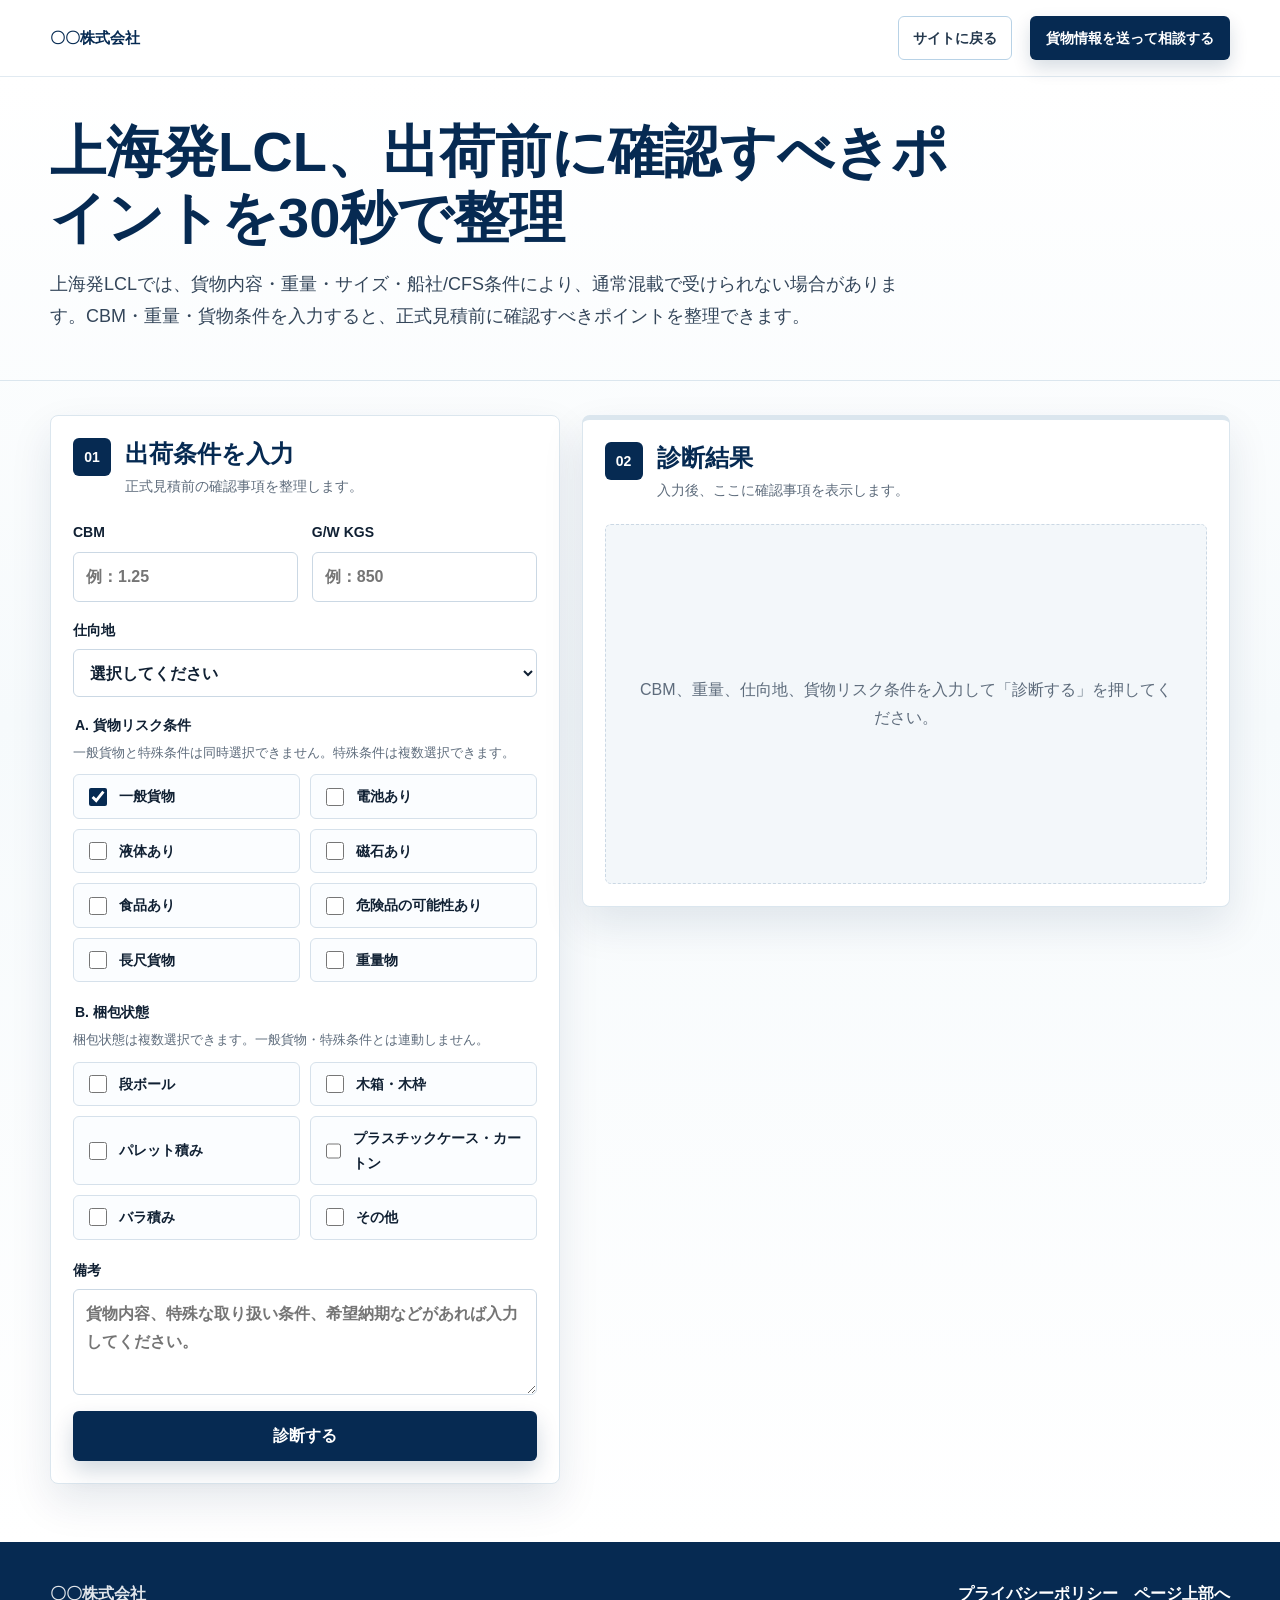
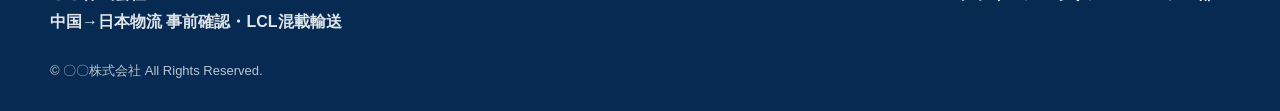
<file: lcl-check.html>
<!doctype html>
<html lang="ja">
  <head>
    <meta charset="utf-8">
    <meta name="viewport" content="width=device-width, initial-scale=1">
    <title>上海発LCL 初期診断ツール | 〇〇株式会社</title>
    <meta name="description" content="上海発LCLのCBM、重量、貨物条件を入力し、正式見積前に確認すべきポイントを整理する〇〇株式会社向け初期診断ツールです。">
    <link rel="stylesheet" href="lcl-check.css?v=20260609-7">
  </head>
  <body>
    <header class="lcl-template-site-header">
      <div class="lcl-template-container lcl-template-header-inner">
        <a class="lcl-template-brand" href="index.html" aria-label="〇〇株式会社 サイトトップへ">
          <span class="lcl-template-brand-company">〇〇株式会社</span>
        </a>
        <nav class="lcl-template-nav" aria-label="初期診断ツール ナビゲーション">
          <a class="lcl-template-nav-link" href="index.html">サイトに戻る</a>
          <a class="lcl-template-nav-cta" href="mailto:contact@example.com?subject=%E4%B8%AD%E5%9B%BD%E2%86%92%E6%97%A5%E6%9C%AC%E7%89%A9%E6%B5%81%E3%81%AE%E4%BA%8B%E5%89%8D%E7%A2%BA%E8%AA%8D%E4%BE%9D%E9%A0%BC&amp;body=%E4%BC%9A%E7%A4%BE%E5%90%8D%EF%BC%9A%0A%E3%81%94%E6%8B%85%E5%BD%93%E8%80%85%E5%90%8D%EF%BC%9A%0A%E8%B2%A8%E7%89%A9%E5%90%8D%EF%BC%9A%0A%E5%87%BA%E8%8D%B7%E5%9C%B0%EF%BC%9A%0A%E6%97%A5%E6%9C%AC%E5%81%B4%E4%BB%95%E5%90%91%E5%9C%B0%EF%BC%9A%0A%E5%B8%8C%E6%9C%9B%E8%BC%B8%E9%80%81%E5%BD%A2%E6%85%8B%EF%BC%9ALCL%20%2F%20FCL%20%2F%20%E6%9C%AA%E5%AE%9A%0A%E5%B8%8C%E6%9C%9B%E7%B4%8D%E6%9C%9F%EF%BC%9A%0A%E3%82%B5%E3%82%A4%E3%82%BA%E3%83%BB%E9%87%8D%E9%87%8F%E3%83%BBM3%EF%BC%9A%0A%E9%9B%BB%E6%B1%A0%E3%83%BB%E6%B6%B2%E4%BD%93%E3%83%BB%E7%B2%89%E6%9C%AB%E3%83%BB%E7%A3%81%E7%9F%B3%E3%83%BB%E5%8C%96%E5%AD%A6%E5%93%81%E3%81%AE%E6%9C%89%E7%84%A1%EF%BC%9A%0A%E6%B7%BB%E4%BB%98%E8%B3%87%E6%96%99%EF%BC%9AInvoice%20%2F%20Packing%20List%20%2F%20SDS%20%2F%20MSDS%20%2F%20UN38.3%20%2F%20%E5%95%86%E5%93%81%E5%86%99%E7%9C%9F%0A%E7%9B%B8%E8%AB%87%E5%86%85%E5%AE%B9%EF%BC%9A">貨物情報を送って相談する</a>
        </nav>
      </div>
    </header>

    <main class="lcl-template-page">
      <section class="lcl-template-hero" aria-labelledby="lcl-template-title">
        <div class="lcl-template-container">
          <div class="lcl-template-hero-copy">
            <h1 id="lcl-template-title">上海発LCL、出荷前に確認すべきポイントを30秒で整理</h1>
            <p>
              上海発LCLでは、貨物内容・重量・サイズ・船社/CFS条件により、通常混載で受けられない場合があります。CBM・重量・貨物条件を入力すると、正式見積前に確認すべきポイントを整理できます。
            </p>
          </div>
        </div>
      </section>

      <section class="lcl-template-tool" aria-label="上海発LCL 初期診断フォーム">
        <div class="lcl-template-container lcl-template-tool-grid">
          <form class="lcl-template-card lcl-template-form" id="lcl-template-form" novalidate>
            <div class="lcl-template-card-head">
              <span class="lcl-template-step">01</span>
              <div>
                <h2>出荷条件を入力</h2>
                <p>正式見積前の確認事項を整理します。</p>
              </div>
            </div>

            <div class="lcl-template-field-grid">
              <label class="lcl-template-field" for="lcl-template-cbm">
                <span>CBM</span>
                <input id="lcl-template-cbm" name="cbm" type="number" min="0" step="0.01" inputmode="decimal" placeholder="例：1.25" required>
              </label>

              <label class="lcl-template-field" for="lcl-template-weight">
                <span>G/W KGS</span>
                <input id="lcl-template-weight" name="weight" type="number" min="0" step="0.01" inputmode="decimal" placeholder="例：850" required>
              </label>
            </div>

            <label class="lcl-template-field" for="lcl-template-destination">
              <span>仕向地</span>
              <select id="lcl-template-destination" name="destination" required>
                <option value="">選択してください</option>
                <option value="tokyo">東京</option>
                <option value="nagoya">名古屋</option>
                <option value="osaka">大阪</option>
              </select>
            </label>

            <fieldset class="lcl-template-condition-group">
              <legend>A. 貨物リスク条件</legend>
              <p class="lcl-template-help">一般貨物と特殊条件は同時選択できません。特殊条件は複数選択できます。</p>
              <div class="lcl-template-check-grid">
                <label class="lcl-template-check">
                  <input type="checkbox" name="cargoRiskCondition" value="general" checked>
                  <span>一般貨物</span>
                </label>
                <label class="lcl-template-check">
                  <input type="checkbox" name="cargoRiskCondition" value="battery">
                  <span>電池あり</span>
                </label>
                <label class="lcl-template-check">
                  <input type="checkbox" name="cargoRiskCondition" value="liquid">
                  <span>液体あり</span>
                </label>
                <label class="lcl-template-check">
                  <input type="checkbox" name="cargoRiskCondition" value="magnet">
                  <span>磁石あり</span>
                </label>
                <label class="lcl-template-check">
                  <input type="checkbox" name="cargoRiskCondition" value="food">
                  <span>食品あり</span>
                </label>
                <label class="lcl-template-check">
                  <input type="checkbox" name="cargoRiskCondition" value="dangerous">
                  <span>危険品の可能性あり</span>
                </label>
                <label class="lcl-template-check">
                  <input type="checkbox" name="cargoRiskCondition" value="long">
                  <span>長尺貨物</span>
                </label>
                <label class="lcl-template-check">
                  <input type="checkbox" name="cargoRiskCondition" value="heavy">
                  <span>重量物</span>
                </label>
              </div>
            </fieldset>

            <fieldset class="lcl-template-condition-group">
              <legend>B. 梱包状態</legend>
              <p class="lcl-template-help">梱包状態は複数選択できます。一般貨物・特殊条件とは連動しません。</p>
              <div class="lcl-template-check-grid">
                <label class="lcl-template-check">
                  <input type="checkbox" name="packingCondition" value="carton">
                  <span>段ボール</span>
                </label>
                <label class="lcl-template-check">
                  <input type="checkbox" name="packingCondition" value="wooden">
                  <span>木箱・木枠</span>
                </label>
                <label class="lcl-template-check">
                  <input type="checkbox" name="packingCondition" value="pallet">
                  <span>パレット積み</span>
                </label>
                <label class="lcl-template-check">
                  <input type="checkbox" name="packingCondition" value="plastic">
                  <span>プラスチックケース・カートン</span>
                </label>
                <label class="lcl-template-check">
                  <input type="checkbox" name="packingCondition" value="loose">
                  <span>バラ積み</span>
                </label>
                <label class="lcl-template-check">
                  <input type="checkbox" name="packingCondition" value="other">
                  <span>その他</span>
                </label>
              </div>
            </fieldset>

            <label class="lcl-template-field" for="lcl-template-remarks">
              <span>備考</span>
              <textarea id="lcl-template-remarks" name="remarks" rows="3" placeholder="貨物内容、特殊な取り扱い条件、希望納期などがあれば入力してください。"></textarea>
            </label>

            <div class="lcl-template-error" id="lcl-template-error" role="alert" hidden></div>

            <button class="lcl-template-button lcl-template-button-primary" type="submit">診断する</button>
          </form>

          <section class="lcl-template-card lcl-template-result-card lcl-template-result-neutral" id="lcl-template-result" aria-live="polite">
            <div class="lcl-template-card-head">
              <span class="lcl-template-step">02</span>
              <div>
                <h2>診断結果</h2>
                <p>入力後、ここに確認事項を表示します。</p>
              </div>
            </div>

            <div class="lcl-template-empty" id="lcl-template-empty">
              <p>CBM、重量、仕向地、貨物リスク条件を入力して「診断する」を押してください。</p>
            </div>

            <div class="lcl-template-result-body" id="lcl-template-result-body" hidden>
              <div class="lcl-template-status-grid" aria-label="診断ステータス概要">
                <div>
                  <span>リスクレベル</span>
                  <strong id="lcl-template-risk-level">-</strong>
                </div>
                <div>
                  <span>日本側費用目安</span>
                  <strong id="lcl-template-japan-cost">-</strong>
                </div>
                <div>
                  <span>診断ステータス</span>
                  <strong id="lcl-template-diagnosis-status">-</strong>
                </div>
              </div>

              <div class="lcl-template-summary-grid">
                <div>
                  <span>仕向地</span>
                  <strong id="lcl-template-result-destination">-</strong>
                </div>
                <div>
                  <span>入力CBM</span>
                  <strong id="lcl-template-result-cbm">-</strong>
                </div>
                <div>
                  <span>入力重量</span>
                  <strong id="lcl-template-result-weight">-</strong>
                </div>
                <div>
                  <span>課金RT目安</span>
                  <strong id="lcl-template-result-rt">-</strong>
                </div>
              </div>

              <p class="lcl-template-rt-note">課金RTは目安です。実際の課金基準は船社・CFS・貨物形状・重量条件により異なります。</p>

              <div class="lcl-template-estimate-box" id="lcl-template-japan-cost-box">
                <h3>日本側費用目安</h3>
                <p class="lcl-template-estimate-main" id="lcl-template-japan-cost-main">-</p>
                <p class="lcl-template-estimate-note" id="lcl-template-japan-cost-note">-</p>
              </div>

              <div class="lcl-template-result-section">
                <h3>初期診断結果</h3>
                <ul class="lcl-template-result-list" id="lcl-template-diagnosis-list"></ul>
              </div>

              <div class="lcl-template-result-section">
                <h3>仕向地別確認ポイント</h3>
                <ul class="lcl-template-required-list" id="lcl-template-destination-note"></ul>
              </div>

              <div class="lcl-template-result-section">
                <h3>正式見積に必要な情報</h3>
                <ul class="lcl-template-required-list" id="lcl-template-required-list"></ul>
              </div>

              <div class="lcl-template-result-section">
                <h3>注意事項</h3>
                <ul class="lcl-template-caution-list" id="lcl-template-caution-list"></ul>
              </div>

              <a class="lcl-template-button lcl-template-button-mail" id="lcl-template-mail-button" href="#" aria-disabled="true">正式見積を依頼する</a>
            </div>
          </section>
        </div>
      </section>
    </main>

    <footer class="lcl-template-footer">
      <div class="lcl-template-container lcl-template-footer-inner">
        <div>
          <p class="lcl-template-footer-brand">〇〇株式会社</p>
          <p>中国→日本物流 事前確認・LCL混載輸送</p>
        </div>
        <div class="lcl-template-footer-links">
          <a href="privacy.html">プライバシーポリシー</a>
          <a href="#lcl-template-title">ページ上部へ</a>
        </div>
      </div>
      <p class="lcl-template-copyright">© 〇〇株式会社 All Rights Reserved.</p>
    </footer>

    <script src="lcl-check.js?v=20260609-6"></script>
  </body>
</html>
</file>
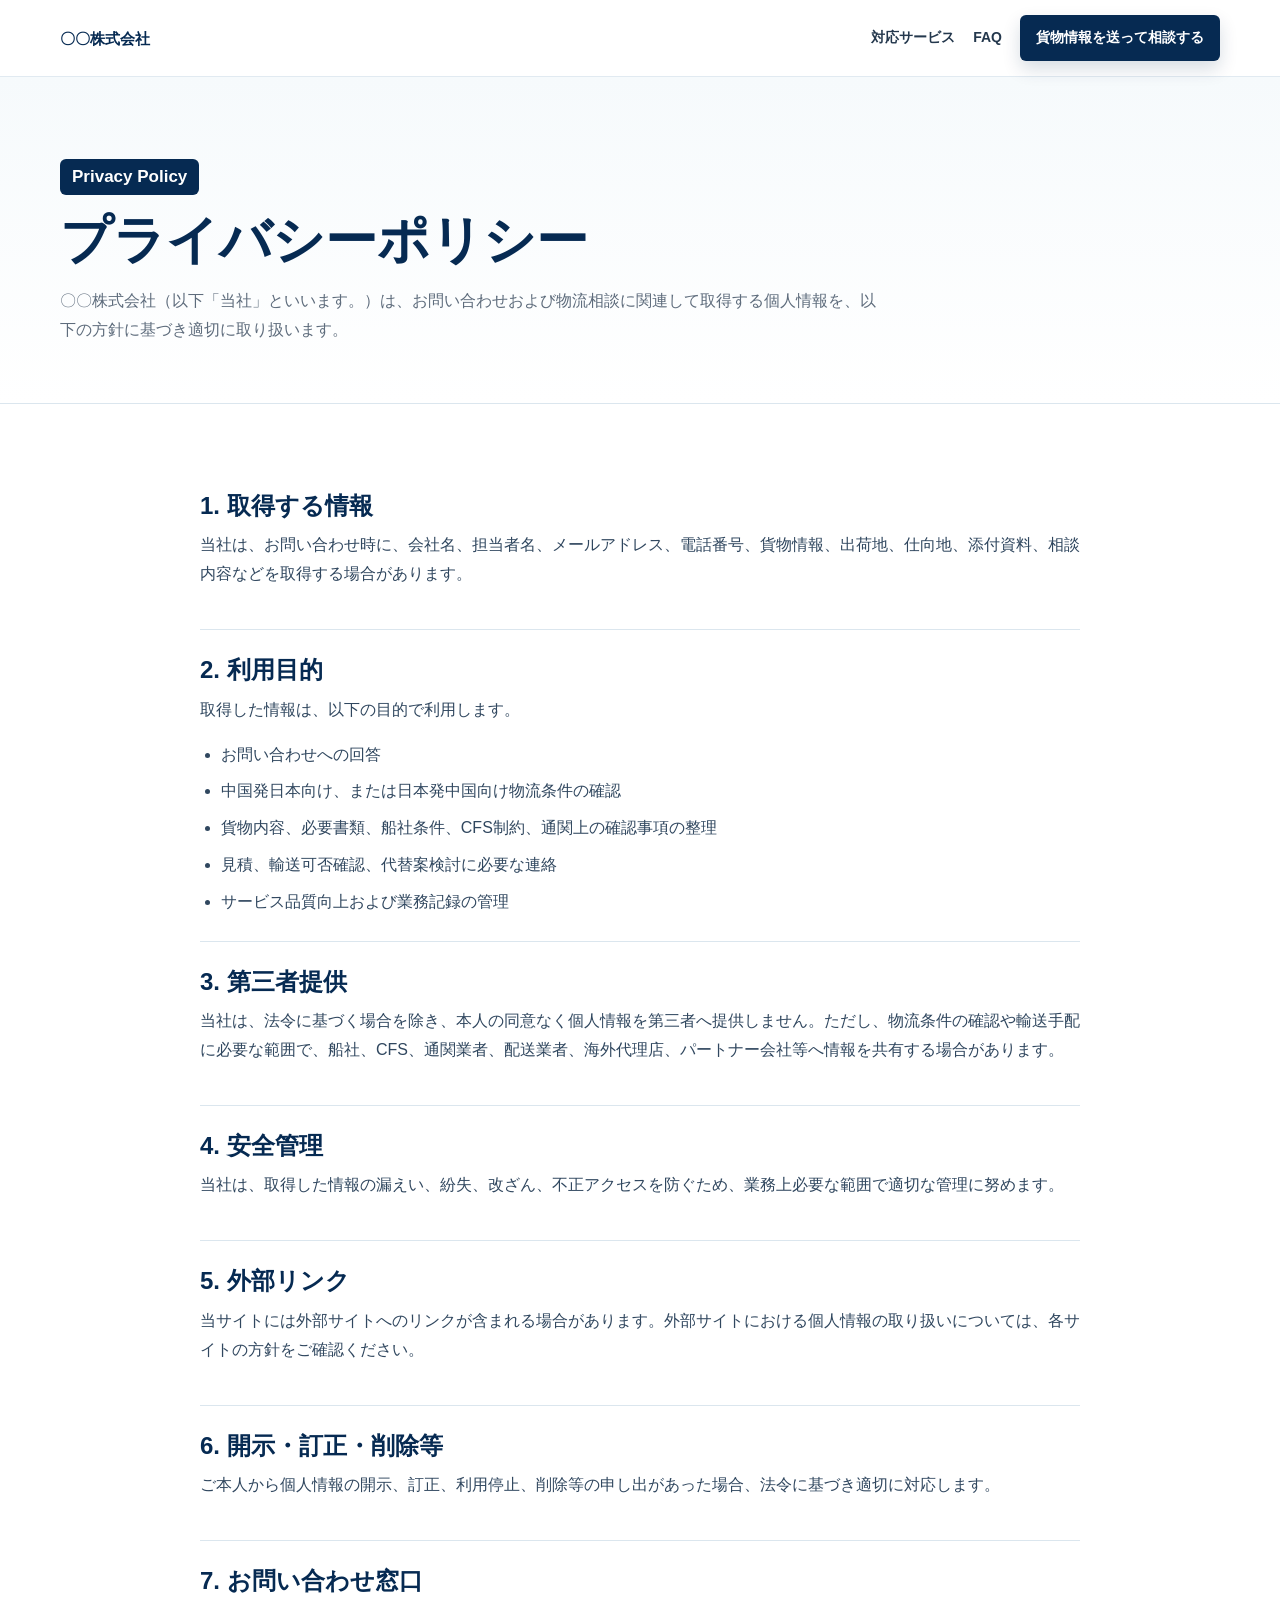
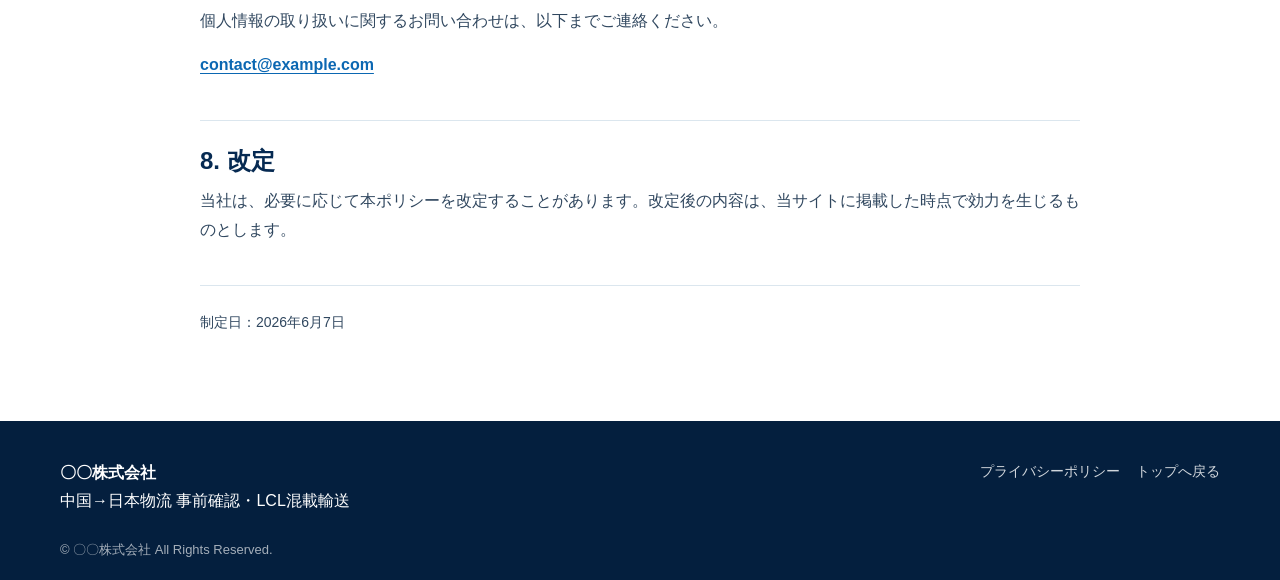
<file: privacy.html>
<!doctype html>
<html lang="ja">
  <head>
    <meta charset="utf-8">
    <meta name="viewport" content="width=device-width, initial-scale=1">
    <title>プライバシーポリシー｜〇〇株式会社</title>
    <meta name="description" content="〇〇株式会社のプライバシーポリシーです。お問い合わせ時に取得する個人情報の利用目的、管理、第三者提供、お問い合わせ窓口について記載しています。">
    <meta name="robots" content="index,follow">
    <meta name="theme-color" content="#062a52">
    <link rel="canonical" href="https://daisukeyamashiro-wq.github.io/shanghai-lcl-demo/privacy.html">
    <link rel="stylesheet" href="styles.css">
  </head>
  <body>
    <a class="skip-link" href="#main">本文へ移動</a>

    <header class="site-header" data-header>
      <div class="header-inner">
        <a class="brand" href="index.html#top" aria-label="〇〇株式会社 トップへ">
          <span class="brand-company">〇〇株式会社</span>
        </a>
        <nav class="site-nav site-nav-simple" aria-label="主要ナビゲーション">
          <a href="index.html#services">対応サービス</a>
          <a href="index.html#faq">FAQ</a>
          <a class="nav-cta" href="mailto:contact@example.com?subject=%E4%B8%AD%E5%9B%BD%E2%86%92%E6%97%A5%E6%9C%AC%E7%89%A9%E6%B5%81%E3%81%AE%E4%BA%8B%E5%89%8D%E7%A2%BA%E8%AA%8D%E4%BE%9D%E9%A0%BC" data-contact-link>貨物情報を送って相談する</a>
        </nav>
      </div>
    </header>

    <main id="main">
      <section class="policy-hero">
        <div class="container">
          <p class="section-label">Privacy Policy</p>
          <h1>プライバシーポリシー</h1>
          <p>〇〇株式会社（以下「当社」といいます。）は、お問い合わせおよび物流相談に関連して取得する個人情報を、以下の方針に基づき適切に取り扱います。</p>
        </div>
      </section>

      <section class="section">
        <div class="container policy-content">
          <article>
            <h2>1. 取得する情報</h2>
            <p>当社は、お問い合わせ時に、会社名、担当者名、メールアドレス、電話番号、貨物情報、出荷地、仕向地、添付資料、相談内容などを取得する場合があります。</p>
          </article>

          <article>
            <h2>2. 利用目的</h2>
            <p>取得した情報は、以下の目的で利用します。</p>
            <ul>
              <li>お問い合わせへの回答</li>
              <li>中国発日本向け、または日本発中国向け物流条件の確認</li>
              <li>貨物内容、必要書類、船社条件、CFS制約、通関上の確認事項の整理</li>
              <li>見積、輸送可否確認、代替案検討に必要な連絡</li>
              <li>サービス品質向上および業務記録の管理</li>
            </ul>
          </article>

          <article>
            <h2>3. 第三者提供</h2>
            <p>当社は、法令に基づく場合を除き、本人の同意なく個人情報を第三者へ提供しません。ただし、物流条件の確認や輸送手配に必要な範囲で、船社、CFS、通関業者、配送業者、海外代理店、パートナー会社等へ情報を共有する場合があります。</p>
          </article>

          <article>
            <h2>4. 安全管理</h2>
            <p>当社は、取得した情報の漏えい、紛失、改ざん、不正アクセスを防ぐため、業務上必要な範囲で適切な管理に努めます。</p>
          </article>

          <article>
            <h2>5. 外部リンク</h2>
            <p>当サイトには外部サイトへのリンクが含まれる場合があります。外部サイトにおける個人情報の取り扱いについては、各サイトの方針をご確認ください。</p>
          </article>

          <article>
            <h2>6. 開示・訂正・削除等</h2>
            <p>ご本人から個人情報の開示、訂正、利用停止、削除等の申し出があった場合、法令に基づき適切に対応します。</p>
          </article>

          <article>
            <h2>7. お問い合わせ窓口</h2>
            <p>個人情報の取り扱いに関するお問い合わせは、以下までご連絡ください。</p>
            <p><a href="mailto:contact@example.com" data-contact-link>contact@example.com</a></p>
          </article>

          <article>
            <h2>8. 改定</h2>
            <p>当社は、必要に応じて本ポリシーを改定することがあります。改定後の内容は、当サイトに掲載した時点で効力を生じるものとします。</p>
          </article>

          <p class="policy-date">制定日：2026年6月7日</p>
        </div>
      </section>
    </main>

    <footer class="site-footer">
      <div class="container footer-inner">
        <div>
          <p class="footer-brand">〇〇株式会社</p>
          <p>中国→日本物流 事前確認・LCL混載輸送</p>
        </div>
        <div class="footer-links">
          <a href="privacy.html">プライバシーポリシー</a>
          <a href="index.html#top">トップへ戻る</a>
        </div>
      </div>
      <p class="copyright">© 〇〇株式会社 All Rights Reserved.</p>
    </footer>

    <div class="contact-toast" data-contact-toast role="status" aria-live="polite" aria-hidden="true">
      <span data-contact-toast-message>メールアプリが開かない場合は contact@example.com 宛てに直接ご連絡ください。</span>
      <button type="button" data-copy-email>コピー</button>
    </div>

    <script src="script.js"></script>
  </body>
</html>
</file>
<file: lcl-check.css>
:root {
  --lcl-template-navy: #062a52;
  --lcl-template-navy-2: #0a3b70;
  --lcl-template-blue: #0b67b2;
  --lcl-template-green-bg: #edf8f1;
  --lcl-template-green-line: #94cfa8;
  --lcl-template-green-text: #155c36;
  --lcl-template-ink: #102033;
  --lcl-template-muted: #5e6c7c;
  --lcl-template-line: #dbe6ee;
  --lcl-template-soft: #f3f7fa;
  --lcl-template-soft-blue: #eaf5fb;
  --lcl-template-warning-bg: #fff7df;
  --lcl-template-warning-line: #f2c766;
  --lcl-template-warning-text: #7a4a00;
  --lcl-template-danger-bg: #fff1f1;
  --lcl-template-danger-line: #e89999;
  --lcl-template-danger-text: #8b1e1e;
  --lcl-template-white: #ffffff;
  --lcl-template-shadow: 0 18px 42px rgba(9, 42, 82, 0.1);
  --lcl-template-radius: 8px;
}

* {
  box-sizing: border-box;
}

body {
  margin: 0;
  color: var(--lcl-template-ink);
  font-family: -apple-system, BlinkMacSystemFont, "Hiragino Sans", "Yu Gothic", "YuGothic", "Noto Sans JP", "Segoe UI", sans-serif;
  line-height: 1.75;
  background: var(--lcl-template-white);
}

button,
input,
select,
textarea {
  font: inherit;
}

a {
  color: inherit;
  text-decoration: none;
}

.lcl-template-container {
  width: min(calc(100% - 40px), 1180px);
  margin: 0 auto;
}

.lcl-template-site-header {
  position: sticky;
  top: 0;
  z-index: 100;
  background: rgba(255, 255, 255, 0.96);
  border-bottom: 1px solid rgba(219, 230, 238, 0.82);
  backdrop-filter: blur(14px);
}

.lcl-template-header-inner {
  min-height: 76px;
  display: flex;
  align-items: center;
  justify-content: space-between;
  gap: 22px;
}

.lcl-template-brand {
  display: inline-flex;
  align-items: center;
  gap: 10px;
  color: var(--lcl-template-navy);
  font-weight: 800;
  white-space: nowrap;
}

.lcl-template-brand-image {
  display: block;
  width: 82px;
  height: auto;
  max-height: 30px;
  object-fit: contain;
}

.lcl-template-brand-divider {
  width: 1px;
  height: 22px;
  background: var(--lcl-template-line);
}

.lcl-template-brand-company {
  font-size: 15px;
}

.lcl-template-nav {
  display: flex;
  align-items: center;
  gap: 18px;
  color: #24384d;
  font-size: 14px;
  font-weight: 700;
}

.lcl-template-nav a {
  padding: 8px 0;
}

.lcl-template-nav a:hover,
.lcl-template-nav a:focus-visible {
  color: var(--lcl-template-blue);
}

.lcl-template-nav-link {
  display: inline-flex;
  align-items: center;
  justify-content: center;
  min-height: 42px;
  padding: 9px 14px !important;
  border: 1px solid #b8d2e6;
  border-radius: 6px;
  background: var(--lcl-template-white);
}

.lcl-template-nav-cta {
  display: inline-flex;
  align-items: center;
  justify-content: center;
  min-height: 42px;
  padding: 10px 16px !important;
  color: var(--lcl-template-white) !important;
  background: var(--lcl-template-navy);
  border-radius: 6px;
  font-weight: 800;
  box-shadow: 0 8px 18px rgba(6, 42, 82, 0.16);
}

.lcl-template-page {
  min-height: 100vh;
  background:
    linear-gradient(180deg, #ffffff 0%, #f6fafc 44%, #ffffff 100%);
}

.lcl-template-hero {
  border-bottom: 1px solid var(--lcl-template-line);
}

.lcl-template-hero-copy {
  max-width: 940px;
  padding: 42px 0 48px;
}

.lcl-template-hero-copy h1 {
  margin: 0 0 18px;
  color: var(--lcl-template-navy);
  font-size: clamp(31px, 5vw, 56px);
  line-height: 1.18;
  letter-spacing: 0;
}

.lcl-template-hero-copy p {
  max-width: 860px;
  margin: 0;
  color: #34465a;
  font-size: clamp(16px, 2vw, 18px);
}

.lcl-template-tool {
  padding: 34px 0 58px;
}

.lcl-template-tool-grid {
  display: grid;
  grid-template-columns: minmax(0, 0.88fr) minmax(0, 1.12fr);
  gap: 22px;
  align-items: start;
}

.lcl-template-card {
  background: var(--lcl-template-white);
  border: 1px solid var(--lcl-template-line);
  border-radius: var(--lcl-template-radius);
  box-shadow: var(--lcl-template-shadow);
}

.lcl-template-form,
.lcl-template-result-card {
  padding: 22px;
}

.lcl-template-card-head {
  display: flex;
  gap: 14px;
  align-items: flex-start;
  margin-bottom: 22px;
}

.lcl-template-step {
  display: inline-flex;
  align-items: center;
  justify-content: center;
  width: 38px;
  height: 38px;
  flex: 0 0 38px;
  color: var(--lcl-template-white);
  background: var(--lcl-template-navy);
  border-radius: 6px;
  font-size: 14px;
  font-weight: 900;
}

.lcl-template-card-head h2 {
  margin: 0 0 3px;
  color: var(--lcl-template-navy);
  font-size: 24px;
  line-height: 1.35;
  letter-spacing: 0;
}

.lcl-template-card-head p {
  margin: 0;
  color: var(--lcl-template-muted);
  font-size: 14px;
}

.lcl-template-field-grid {
  display: grid;
  grid-template-columns: repeat(2, minmax(0, 1fr));
  gap: 14px;
}

.lcl-template-field {
  display: grid;
  gap: 7px;
  margin-bottom: 16px;
  color: var(--lcl-template-ink);
  font-weight: 800;
}

.lcl-template-field span,
.lcl-template-condition-group legend {
  font-size: 14px;
}

.lcl-template-field input,
.lcl-template-field select,
.lcl-template-field textarea {
  width: 100%;
  min-height: 48px;
  padding: 10px 12px;
  color: var(--lcl-template-ink);
  background: var(--lcl-template-white);
  border: 1px solid #cbd8e4;
  border-radius: 6px;
  outline: none;
  transition: border-color 160ms ease, box-shadow 160ms ease;
}

.lcl-template-field input:focus,
.lcl-template-field select:focus,
.lcl-template-field textarea:focus,
.lcl-template-check:focus-within {
  border-color: var(--lcl-template-blue);
  box-shadow: 0 0 0 3px rgba(11, 103, 178, 0.13);
}

.lcl-template-field textarea {
  min-height: 92px;
  resize: vertical;
}

.lcl-template-condition-group {
  margin: 4px 0 18px;
  padding: 0;
  border: 0;
}

.lcl-template-condition-group legend {
  margin-bottom: 4px;
  color: var(--lcl-template-ink);
  font-weight: 900;
}

.lcl-template-help {
  margin: 0 0 10px;
  color: var(--lcl-template-muted);
  font-size: 13px;
}

.lcl-template-check-grid {
  display: grid;
  grid-template-columns: repeat(2, minmax(0, 1fr));
  gap: 10px;
}

.lcl-template-check {
  display: flex;
  align-items: center;
  gap: 9px;
  min-height: 44px;
  padding: 9px 11px;
  background: #fbfdff;
  border: 1px solid #d6e1eb;
  border-radius: 6px;
  cursor: pointer;
}

.lcl-template-check input {
  width: 18px;
  height: 18px;
  accent-color: var(--lcl-template-navy);
}

.lcl-template-check span {
  font-size: 14px;
  font-weight: 800;
}

.lcl-template-error {
  margin: 0 0 14px;
  padding: 11px 12px;
  color: var(--lcl-template-danger-text);
  background: var(--lcl-template-danger-bg);
  border: 1px solid var(--lcl-template-danger-line);
  border-radius: 6px;
  font-size: 14px;
  font-weight: 800;
}

.lcl-template-button {
  display: inline-flex;
  align-items: center;
  justify-content: center;
  width: 100%;
  min-height: 50px;
  padding: 12px 18px;
  border: 0;
  border-radius: 6px;
  cursor: pointer;
  font-size: 16px;
  font-weight: 900;
  line-height: 1.3;
  transition: transform 160ms ease, box-shadow 160ms ease, background-color 160ms ease;
}

.lcl-template-button:hover {
  transform: translateY(-1px);
}

.lcl-template-button-primary,
.lcl-template-button-mail {
  color: var(--lcl-template-white);
  background: var(--lcl-template-navy);
  box-shadow: 0 10px 22px rgba(6, 42, 82, 0.18);
}

.lcl-template-button-primary:hover,
.lcl-template-button-mail:hover {
  background: var(--lcl-template-navy-2);
}

.lcl-template-button[aria-disabled="true"] {
  pointer-events: none;
  opacity: 0.55;
}

.lcl-template-empty {
  display: grid;
  min-height: 360px;
  place-items: center;
  padding: 30px;
  color: var(--lcl-template-muted);
  background: var(--lcl-template-soft);
  border: 1px dashed #cbd8e4;
  border-radius: 6px;
  text-align: center;
}

.lcl-template-empty.is-hidden {
  display: none;
  min-height: 0;
  height: 0;
  margin: 0;
  padding: 0;
  border: 0;
  overflow: hidden;
}

.lcl-template-empty p {
  margin: 0;
}

.lcl-template-result-card {
  border-top: 5px solid var(--lcl-template-line);
}

.lcl-template-result-normal {
  border-top-color: var(--lcl-template-blue);
}

.lcl-template-result-warning {
  border-top-color: var(--lcl-template-warning-line);
}

.lcl-template-result-danger {
  border-top-color: var(--lcl-template-danger-line);
}

.lcl-template-status-grid {
  display: grid;
  grid-template-columns: repeat(3, minmax(0, 1fr));
  gap: 10px;
  margin-bottom: 14px;
}

.lcl-template-status-grid div {
  display: grid;
  grid-template-rows: auto 1fr;
  gap: 4px;
  min-height: 82px;
  padding: 13px 14px;
  background: var(--lcl-template-soft-blue);
  border: 1px solid #cce3f3;
  border-radius: 6px;
}

.lcl-template-status-grid span {
  color: var(--lcl-template-muted);
  font-size: 12px;
  font-weight: 900;
}

.lcl-template-status-grid strong {
  align-self: center;
  color: var(--lcl-template-navy);
  font-size: 17px;
  line-height: 1.35;
  white-space: pre-line;
}

.lcl-template-result-normal .lcl-template-status-grid div {
  background: var(--lcl-template-green-bg);
  border-color: var(--lcl-template-green-line);
}

.lcl-template-result-normal .lcl-template-status-grid strong {
  color: var(--lcl-template-green-text);
}

.lcl-template-result-warning .lcl-template-status-grid div {
  background: var(--lcl-template-warning-bg);
  border-color: var(--lcl-template-warning-line);
}

.lcl-template-result-warning .lcl-template-status-grid strong {
  color: var(--lcl-template-warning-text);
}

.lcl-template-result-danger .lcl-template-status-grid div {
  background: var(--lcl-template-danger-bg);
  border-color: var(--lcl-template-danger-line);
}

.lcl-template-result-danger .lcl-template-status-grid strong {
  color: var(--lcl-template-danger-text);
}

.lcl-template-summary-grid {
  display: grid;
  grid-template-columns: repeat(2, minmax(0, 1fr));
  border: 1px solid var(--lcl-template-line);
  border-radius: 6px;
  overflow: hidden;
}

.lcl-template-summary-grid div {
  display: grid;
  gap: 2px;
  padding: 13px 14px;
  background: #fbfdff;
  border-right: 1px solid var(--lcl-template-line);
  border-bottom: 1px solid var(--lcl-template-line);
}

.lcl-template-summary-grid div:nth-child(2n) {
  border-right: 0;
}

.lcl-template-summary-grid div:nth-last-child(-n + 2) {
  border-bottom: 0;
}

.lcl-template-summary-grid span {
  color: var(--lcl-template-muted);
  font-size: 12px;
  font-weight: 800;
}

.lcl-template-summary-grid strong {
  color: var(--lcl-template-navy);
  font-size: 20px;
  line-height: 1.35;
}

.lcl-template-rt-note {
  margin: 14px 0;
  padding: 12px 13px;
  color: #24384d;
  background: var(--lcl-template-soft-blue);
  border: 1px solid #cce3f3;
  border-radius: 6px;
  font-size: 14px;
  font-weight: 800;
}

.lcl-template-estimate-box {
  margin: 14px 0 0;
  padding: 13px 14px;
  background: #fbfdff;
  border: 1px solid var(--lcl-template-line);
  border-radius: 6px;
}

.lcl-template-estimate-box h3 {
  margin: 0 0 7px;
  color: var(--lcl-template-navy);
  font-size: 16px;
  line-height: 1.4;
}

.lcl-template-estimate-main {
  margin: 0 0 6px;
  color: var(--lcl-template-navy);
  font-size: 18px;
  font-weight: 900;
  line-height: 1.45;
}

.lcl-template-estimate-note {
  margin: 0;
  color: var(--lcl-template-muted);
  font-size: 13px;
  font-weight: 700;
}

.lcl-template-result-normal .lcl-template-estimate-box {
  background: var(--lcl-template-green-bg);
  border-color: var(--lcl-template-green-line);
}

.lcl-template-result-normal .lcl-template-estimate-main {
  color: var(--lcl-template-green-text);
}

.lcl-template-result-warning .lcl-template-estimate-box {
  background: var(--lcl-template-warning-bg);
  border-color: var(--lcl-template-warning-line);
}

.lcl-template-result-warning .lcl-template-estimate-main {
  color: var(--lcl-template-warning-text);
}

.lcl-template-result-danger .lcl-template-estimate-box {
  background: var(--lcl-template-danger-bg);
  border-color: var(--lcl-template-danger-line);
}

.lcl-template-result-danger .lcl-template-estimate-main {
  color: var(--lcl-template-danger-text);
}

.lcl-template-result-section {
  margin-top: 18px;
}

.lcl-template-result-section h3 {
  margin: 0 0 9px;
  color: var(--lcl-template-navy);
  font-size: 17px;
  line-height: 1.4;
}

.lcl-template-result-section p {
  margin: 0;
}

.lcl-template-result-list,
.lcl-template-required-list,
.lcl-template-caution-list {
  display: grid;
  gap: 8px;
  margin: 0;
  padding: 0;
  list-style: none;
}

.lcl-template-result-list li,
.lcl-template-required-list li,
.lcl-template-caution-list li {
  position: relative;
  padding: 10px 12px 10px 34px;
  background: #fbfdff;
  border: 1px solid var(--lcl-template-line);
  border-radius: 6px;
  font-size: 14px;
}

.lcl-template-result-list li::before,
.lcl-template-required-list li::before,
.lcl-template-caution-list li::before {
  position: absolute;
  top: 12px;
  left: 13px;
  width: 8px;
  height: 8px;
  background: var(--lcl-template-blue);
  border-radius: 50%;
  content: "";
}

.lcl-template-result-warning .lcl-template-result-list li {
  background: var(--lcl-template-warning-bg);
  border-color: var(--lcl-template-warning-line);
}

.lcl-template-result-warning .lcl-template-result-list li::before {
  background: var(--lcl-template-warning-text);
}

.lcl-template-result-danger .lcl-template-result-list li {
  background: var(--lcl-template-danger-bg);
  border-color: var(--lcl-template-danger-line);
}

.lcl-template-result-danger .lcl-template-result-list li::before {
  background: var(--lcl-template-danger-text);
}

.lcl-template-caution-list li {
  color: #34465a;
  background: var(--lcl-template-soft);
}

.lcl-template-button-mail {
  margin-top: 18px;
}

.lcl-template-footer {
  padding: 38px 0 28px;
  color: var(--lcl-template-white);
  background: var(--lcl-template-navy);
}

.lcl-template-footer-inner {
  display: flex;
  align-items: flex-start;
  justify-content: space-between;
  gap: 24px;
}

.lcl-template-footer-brand {
  margin: 0 0 6px;
  font-weight: 900;
}

.lcl-template-footer-inner p {
  margin: 0;
  color: rgba(255, 255, 255, 0.88);
  font-weight: 700;
}

.lcl-template-footer-links {
  display: flex;
  flex-wrap: wrap;
  gap: 16px;
  font-weight: 800;
}

.lcl-template-footer-links a:hover,
.lcl-template-footer-links a:focus-visible {
  color: #bfe4f7;
}

.lcl-template-copyright {
  width: min(calc(100% - 40px), 1180px);
  margin: 24px auto 0;
  color: rgba(255, 255, 255, 0.72);
  font-size: 13px;
}

@media (max-width: 920px) {
  .lcl-template-tool-grid {
    grid-template-columns: 1fr;
  }
}

@media (max-width: 640px) {
  .lcl-template-container {
    width: min(calc(100% - 28px), 1180px);
  }

  .lcl-template-header-inner {
    min-height: auto;
    flex-direction: column;
    align-items: stretch;
    gap: 10px;
    padding: 12px 0;
  }

  .lcl-template-brand {
    width: 100%;
  }

  .lcl-template-brand-image {
    width: 74px;
  }

  .lcl-template-brand-company {
    font-size: 13px;
  }

  .lcl-template-nav {
    display: grid;
    grid-template-columns: 1fr;
    gap: 8px;
    width: 100%;
    font-size: 13px;
  }

  .lcl-template-nav-link,
  .lcl-template-nav-cta {
    display: inline-flex;
    align-items: center;
    justify-content: center;
    min-height: 40px;
    border-radius: 6px;
  }

  .lcl-template-nav-link {
    border: 1px solid #b8d2e6;
    background: var(--lcl-template-white);
  }

  .lcl-template-hero-copy {
    padding: 32px 0 38px;
  }

  .lcl-template-tool {
    padding: 22px 0 42px;
  }

  .lcl-template-form,
  .lcl-template-result-card {
    padding: 18px;
  }

  .lcl-template-card-head h2 {
    font-size: 21px;
  }

  .lcl-template-field-grid,
  .lcl-template-check-grid,
  .lcl-template-status-grid,
  .lcl-template-summary-grid {
    grid-template-columns: 1fr;
  }

  .lcl-template-summary-grid div,
  .lcl-template-summary-grid div:nth-child(2n),
  .lcl-template-summary-grid div:nth-last-child(-n + 2) {
    border-right: 0;
    border-bottom: 1px solid var(--lcl-template-line);
  }

  .lcl-template-summary-grid div:last-child {
    border-bottom: 0;
  }

  .lcl-template-footer-inner {
    flex-direction: column;
  }

  .lcl-template-footer-links {
    flex-direction: column;
    gap: 8px;
  }
}
</file>
<file: styles.css>
:root {
  --ink: #102033;
  --navy: #062a52;
  --navy-2: #0a3b70;
  --blue: #0b67b2;
  --cyan: #1d9bd1;
  --muted: #5e6c7c;
  --line: #dbe6ee;
  --soft: #f3f7fa;
  --soft-blue: #eaf5fb;
  --white: #ffffff;
  --warning: #b85d16;
  --shadow: 0 18px 42px rgba(9, 42, 82, 0.12);
  --shadow-small: 0 8px 22px rgba(9, 42, 82, 0.08);
  --radius: 8px;
  --container: 1160px;
}

* {
  box-sizing: border-box;
}

html {
  scroll-behavior: smooth;
}

body {
  margin: 0;
  color: var(--ink);
  font-family: -apple-system, BlinkMacSystemFont, "Hiragino Sans", "Yu Gothic", "YuGothic", "Noto Sans JP", "Segoe UI", sans-serif;
  line-height: 1.8;
  background: var(--white);
}

body.nav-open {
  overflow: hidden;
}

a {
  color: inherit;
  text-decoration: none;
}

button,
input {
  font: inherit;
}

.skip-link {
  position: absolute;
  top: 10px;
  left: 10px;
  z-index: 200;
  transform: translateY(-150%);
  padding: 8px 12px;
  color: var(--white);
  background: var(--navy);
  border-radius: 6px;
}

.skip-link:focus {
  transform: translateY(0);
}

.container,
.header-inner {
  width: min(calc(100% - 40px), var(--container));
  margin: 0 auto;
}

.site-header {
  position: sticky;
  top: 0;
  z-index: 100;
  background: rgba(255, 255, 255, 0.96);
  border-bottom: 1px solid rgba(219, 230, 238, 0.82);
  backdrop-filter: blur(14px);
  transition: box-shadow 180ms ease;
}

.site-header.is-scrolled {
  box-shadow: var(--shadow-small);
}

.header-inner {
  min-height: 76px;
  display: flex;
  align-items: center;
  justify-content: space-between;
  gap: 22px;
}

.brand {
  display: inline-flex;
  align-items: center;
  gap: 10px;
  color: var(--navy);
  font-weight: 800;
  white-space: nowrap;
}

.brand-image {
  display: block;
  width: 82px;
  height: auto;
  max-height: 30px;
  object-fit: contain;
}

.brand-divider {
  width: 1px;
  height: 22px;
  background: var(--line);
}

.brand-company {
  font-size: 15px;
}

.site-nav {
  display: flex;
  align-items: center;
  gap: 18px;
  color: #24384d;
  font-size: 14px;
  font-weight: 700;
}

.site-nav a {
  padding: 8px 0;
}

.site-nav a:hover,
.site-nav a:focus-visible {
  color: var(--blue);
}

.nav-cta {
  padding: 10px 16px !important;
  color: var(--white) !important;
  background: var(--navy);
  border-radius: 6px;
  box-shadow: 0 8px 18px rgba(6, 42, 82, 0.16);
}

.nav-toggle {
  display: none;
  width: 42px;
  height: 42px;
  padding: 0;
  border: 1px solid var(--line);
  border-radius: 6px;
  background: var(--white);
}

.nav-toggle-line,
.nav-toggle-line::before,
.nav-toggle-line::after {
  display: block;
  width: 18px;
  height: 2px;
  margin: 0 auto;
  background: var(--navy);
  content: "";
  transition: transform 180ms ease, opacity 180ms ease;
}

.nav-toggle-line::before {
  transform: translateY(-7px);
}

.nav-toggle-line::after {
  transform: translateY(5px);
}

.nav-open .nav-toggle-line {
  background: transparent;
}

.nav-open .nav-toggle-line::before {
  transform: translateY(2px) rotate(45deg);
}

.nav-open .nav-toggle-line::after {
  transform: translateY(0) rotate(-45deg);
}

.hero {
  position: relative;
  overflow: hidden;
  background:
    radial-gradient(circle at 72% 16%, rgba(29, 155, 209, 0.12), transparent 32%),
    linear-gradient(180deg, #ffffff 0%, #f6fafc 100%);
}

.hero::after {
  position: absolute;
  inset: auto 0 0;
  height: 1px;
  background: var(--line);
  content: "";
}

.hero-grid {
  min-height: 520px;
  display: grid;
  grid-template-columns: minmax(0, 1.14fr) minmax(390px, 0.86fr);
  align-items: center;
  gap: 32px;
  padding: 58px 0 52px;
}

.hero-label,
.section-label,
.panel-eyebrow {
  display: inline-flex;
  align-items: center;
  width: fit-content;
  margin: 0 0 16px;
  padding: 8px 12px;
  border-radius: 6px;
  color: var(--white);
  background: var(--navy);
  font-size: 17px;
  line-height: 1.2;
  font-weight: 800;
  letter-spacing: 0;
}

.hero-label,
.section-label,
.section-muted .section-label,
.final-cta .section-label,
.policy-hero .section-label,
.panel-eyebrow {
  color: var(--white) !important;
  background-color: var(--navy) !important;
}

h1,
h2,
h3,
p {
  margin-top: 0;
}

h1 {
  margin-bottom: 18px;
  color: var(--navy);
  font-size: clamp(34px, 4.35vw, 52px);
  line-height: 1.15;
  letter-spacing: 0;
}

.hero h1 {
  max-width: 720px;
  margin-bottom: 16px;
  font-size: clamp(52px, 4.8vw, 66px);
  line-height: 1.08;
}

h2 {
  margin-bottom: 16px;
  color: var(--navy);
  font-size: clamp(27px, 3.4vw, 42px);
  line-height: 1.32;
  letter-spacing: 0;
}

h3 {
  margin-bottom: 8px;
  color: var(--navy);
  font-size: 19px;
  line-height: 1.45;
}

.hero-text {
  max-width: 650px;
  color: #334b63;
  font-size: 16px;
  line-height: 1.75;
}

.hero-note {
  margin-bottom: 18px;
  color: var(--navy);
  font-weight: 800;
}

.hero-actions,
.final-actions {
  display: flex;
  flex-wrap: wrap;
  gap: 12px;
  align-items: center;
}

.hero-actions {
  display: grid;
  grid-template-columns: repeat(2, minmax(0, 1fr));
  width: min(100%, 540px);
  align-items: stretch;
  gap: 10px;
}

.hero-actions .button {
  width: 100%;
  min-height: 52px;
}

.button {
  display: inline-flex;
  min-height: 48px;
  align-items: center;
  justify-content: center;
  padding: 12px 18px;
  border: 1px solid transparent;
  border-radius: 6px;
  font-size: 15px;
  font-weight: 800;
  line-height: 1.35;
  transition: transform 160ms ease, box-shadow 160ms ease, background 160ms ease;
}

.button:hover,
.button:focus-visible {
  transform: translateY(-1px);
}

.button-primary {
  color: var(--white);
  background: var(--navy);
  box-shadow: 0 14px 24px rgba(6, 42, 82, 0.18);
}

.button-primary:hover,
.button-primary:focus-visible {
  background: var(--navy-2);
}

.button-secondary {
  color: var(--navy);
  background: var(--white);
  border-color: #9bb9d2;
}

.button-form {
  color: var(--navy);
  background: #f2f8fc;
  border-color: #aed0e6;
}

.button-form:hover,
.button-form:focus-visible {
  background: #e7f4fb;
}

.button-form[aria-disabled="true"] {
  color: #567189;
  cursor: not-allowed;
  opacity: 0.78;
  transform: none;
}

.button-lcl-check {
  color: var(--white);
  background: linear-gradient(135deg, #062a52 0%, #087a8f 100%);
  border-color: #087a8f;
  box-shadow: 0 14px 24px rgba(8, 122, 143, 0.22);
}

.button-lcl-check:hover,
.button-lcl-check:focus-visible {
  background: linear-gradient(135deg, #05213f 0%, #056c7f 100%);
}

.button-form-dark {
  color: var(--white);
  background: rgba(255, 255, 255, 0.18);
  border-color: rgba(255, 255, 255, 0.5);
}

.button-form-dark:hover,
.button-form-dark:focus-visible {
  background: rgba(255, 255, 255, 0.25);
}

.button-form-dark[aria-disabled="true"] {
  color: rgba(255, 255, 255, 0.78);
}

.button-light {
  color: var(--white);
  background: rgba(255, 255, 255, 0.14);
  border-color: rgba(255, 255, 255, 0.48);
}

.mail-fallback {
  width: 100%;
  margin: 4px 0 0;
  color: rgba(255, 255, 255, 0.82);
  font-size: 13px;
  line-height: 1.7;
  text-align: left;
}

.mail-fallback a {
  color: var(--white);
  font-weight: 900;
  text-decoration: underline;
  text-underline-offset: 3px;
}

.copy-email {
  display: inline-flex;
  width: fit-content;
  margin: 8px 0 0;
  padding: 5px 9px;
  align-items: center;
  justify-content: center;
  color: var(--white);
  background: rgba(255, 255, 255, 0.14);
  border: 1px solid rgba(255, 255, 255, 0.36);
  border-radius: 5px;
  font-size: 12px;
  font-weight: 800;
  cursor: pointer;
}

.badge-list,
.cta-points {
  display: flex;
  flex-wrap: wrap;
  gap: 10px;
  margin: 18px 0 0;
  padding: 0;
  list-style: none;
}

.badge-list {
  flex-wrap: nowrap;
}

.badge-list li,
.cta-points li {
  padding: 7px 10px;
  color: var(--navy);
  background: var(--soft-blue);
  border: 1px solid #c9e2f0;
  border-radius: 999px;
  font-size: 13px;
  font-weight: 800;
  white-space: nowrap;
}

.diagnostic-panel {
  position: relative;
  padding: 16px;
  background: rgba(255, 255, 255, 0.94);
  border: 1px solid var(--line);
  border-radius: var(--radius);
  box-shadow: var(--shadow);
}

.diagnostic-panel::before {
  position: absolute;
  inset: 12px auto auto -14px;
  width: 28px;
  height: 72%;
  background: linear-gradient(180deg, var(--blue), var(--cyan));
  border-radius: 4px;
  content: "";
}

.panel-top {
  display: flex;
  align-items: flex-end;
  justify-content: space-between;
  gap: 14px;
  margin-bottom: 12px;
}

.panel-top h2 {
  margin-bottom: 0;
  font-size: clamp(20px, 2.1vw, 22px);
  white-space: nowrap;
}

.panel-action {
  min-height: 38px;
  padding: 8px 13px;
  color: var(--navy);
  background: #f6c744;
  border-color: #e7b735;
  font-size: 13px;
  line-height: 1.2;
  box-shadow: 0 12px 22px rgba(222, 169, 37, 0.22);
  white-space: nowrap;
}

.panel-action:hover,
.panel-action:focus-visible {
  color: var(--navy);
  background: #ffd760;
}

.risk-meter {
  height: 8px;
  margin-bottom: 18px;
  overflow: hidden;
  background: #e8eef4;
  border-radius: 999px;
}

.risk-meter span {
  display: block;
  width: 68%;
  height: 100%;
  background: linear-gradient(90deg, var(--cyan), var(--blue), var(--navy));
}

.dashboard-list {
  display: grid;
  gap: 8px;
}

@media (min-width: 1061px) {
  .dashboard-list {
    grid-template-columns: repeat(2, minmax(0, 1fr));
  }

  .dashboard-list article {
    grid-template-columns: 34px minmax(0, 1fr);
    align-items: start;
  }

  .dashboard-list strong {
    position: absolute;
    top: 9px;
    right: 9px;
  }
}

.dashboard-list article {
  position: relative;
  display: grid;
  grid-template-columns: 38px minmax(0, 1fr) auto;
  align-items: center;
  gap: 10px;
  padding: 9px 42px 9px 9px;
  background: var(--white);
  border: 1px solid #e3edf4;
  border-radius: 7px;
}

.dashboard-list h3 {
  margin: 0 0 2px;
  font-size: 15px;
}

.dashboard-list p {
  margin: 0;
  color: var(--muted);
  font-size: 12px;
  line-height: 1.42;
}

.dashboard-list strong {
  color: var(--navy);
  font-size: 12px;
}

.dash-icon {
  width: 34px;
  height: 34px;
  display: grid;
  place-items: center;
  color: var(--blue);
  background: var(--soft-blue);
  border-radius: 7px;
  font-size: 12px;
  font-weight: 900;
}

.panel-foot {
  margin: 10px 0 0;
  padding: 8px 10px;
  color: #294761;
  background: #edf7fd;
  border: 1px solid #c8e4f4;
  border-radius: 7px;
  font-size: 13px;
  line-height: 1.45;
}

.visual-brief {
  padding: 54px 0;
  background: var(--white);
  border-top: 1px solid var(--line);
  border-bottom: 1px solid var(--line);
}

.visual-brief-grid {
  display: grid;
  grid-template-columns: minmax(0, 1.18fr) minmax(340px, 0.82fr);
  gap: 42px;
  align-items: center;
}

.logistics-visual {
  position: relative;
  margin: 0;
  overflow: hidden;
  background: #f8fbfd;
  border: 1px solid #d7e6f0;
  border-radius: var(--radius);
  box-shadow: var(--shadow);
}

.logistics-visual::after {
  position: absolute;
  inset: auto 18px 18px;
  height: 1px;
  background: linear-gradient(90deg, transparent, rgba(11, 103, 178, 0.45), transparent);
  content: "";
}

.logistics-visual img {
  display: block;
  width: 100%;
  height: auto;
}

.visual-brief-copy p:not(.section-label) {
  color: var(--muted);
}

.mini-flow {
  display: grid;
  grid-template-columns: repeat(4, minmax(0, 1fr));
  gap: 8px;
  margin-top: 24px;
}

.mini-flow span {
  position: relative;
  min-height: 58px;
  display: grid;
  place-items: center;
  padding: 10px;
  color: var(--navy);
  background: var(--soft-blue);
  border: 1px solid #cbe4f2;
  border-radius: 7px;
  font-size: 13px;
  font-weight: 900;
  text-align: center;
}

.mini-flow span:not(:last-child)::after {
  position: absolute;
  top: 50%;
  right: -9px;
  width: 10px;
  height: 10px;
  border-top: 2px solid var(--blue);
  border-right: 2px solid var(--blue);
  transform: translateY(-50%) rotate(45deg);
  content: "";
  z-index: 1;
}

.section {
  padding: 86px 0;
}

.section-muted {
  background: var(--soft);
  border-top: 1px solid #e9f0f5;
  border-bottom: 1px solid #e9f0f5;
}

.section-heading {
  max-width: 820px;
  margin-bottom: 34px;
}

.section-heading p:not(.section-label),
.split-layout > div > p,
.company-caution {
  color: var(--muted);
}

.section-heading p.section-label,
.split-layout > div > p.section-label,
.company-intro > p.section-label {
  color: var(--white) !important;
  background-color: var(--navy) !important;
}

.section-note,
.caution {
  margin: 28px 0 0;
  padding: 16px 18px;
  color: #294761;
  background: #edf7fd;
  border: 1px solid #c8e4f4;
  border-radius: var(--radius);
  font-weight: 700;
}

.issue-grid,
.service-grid {
  display: grid;
  grid-template-columns: repeat(4, minmax(0, 1fr));
  gap: 16px;
}

.issue-grid {
  align-items: stretch;
}

.issue-grid article,
.service-grid article,
.cargo-card,
.case-list article,
.timeline article,
.check-panel,
.info-checklist,
.company-table {
  background: var(--white);
  border: 1px solid var(--line);
  border-radius: var(--radius);
  box-shadow: var(--shadow-small);
}

.issue-grid article {
  min-height: 78px;
  display: flex;
  align-items: center;
  padding: 14px 16px;
  color: var(--navy);
  font-size: 15px;
  font-weight: 800;
  line-height: 1.55;
}

.split-layout {
  display: grid;
  grid-template-columns: minmax(0, 0.86fr) minmax(360px, 1fr);
  gap: 40px;
  align-items: start;
}

#checks.section {
  padding: 72px 0;
}

#checks .split-layout > div:first-child {
  max-width: 500px;
}

#checks h2 {
  margin-bottom: 14px;
  font-size: clamp(30px, 3.45vw, 43px);
  line-height: 1.22;
}

#checks .split-layout > div:first-child p:not(.section-label) {
  margin-bottom: 18px;
  line-height: 1.7;
}

#checks .button {
  min-width: min(100%, 310px);
}

.check-panel {
  align-self: start;
  padding: 30px 24px 28px;
}

.check-list {
  display: grid;
  gap: 11px;
  margin: 0;
  padding: 0;
  list-style: none;
}

.check-list li,
.cargo-card li {
  position: relative;
  padding-left: 26px;
  line-height: 1.68;
}

.check-list li::before,
.cargo-card li::before {
  position: absolute;
  top: 0.62em;
  left: 0;
  width: 12px;
  height: 12px;
  background: var(--cyan);
  border-radius: 3px;
  content: "";
}

.service-grid {
  grid-template-columns: repeat(3, minmax(0, 1fr));
}

.service-grid article {
  min-height: 260px;
  padding: 24px;
}

.service-card-top {
  display: flex;
  align-items: flex-start;
  justify-content: space-between;
  gap: 16px;
  margin-bottom: 18px;
}

.service-icon {
  position: relative;
  width: 58px;
  height: 58px;
  display: inline-block;
  flex: 0 0 auto;
  background:
    linear-gradient(135deg, rgba(29, 155, 209, 0.14), rgba(11, 103, 178, 0.06)),
    var(--soft-blue);
  border: 1px solid #c8e3f2;
  border-radius: 8px;
}

.service-icon::before,
.service-icon::after {
  position: absolute;
  content: "";
}

.service-icon-lcl::before {
  left: 13px;
  bottom: 13px;
  width: 28px;
  height: 22px;
  background:
    linear-gradient(90deg, transparent 31%, rgba(255, 255, 255, 0.45) 31% 35%, transparent 35% 65%, rgba(255, 255, 255, 0.45) 65% 69%, transparent 69%),
    var(--blue);
  border-radius: 3px;
  box-shadow: 9px -8px 0 -2px #0a3b70, -7px 7px 0 -2px #7fc6e6;
}

.service-icon-lcl::after {
  right: 10px;
  top: 11px;
  width: 10px;
  height: 10px;
  border: 2px solid var(--navy);
  border-radius: 50%;
}

.service-icon-fcl::before {
  left: 10px;
  top: 17px;
  width: 38px;
  height: 24px;
  background:
    repeating-linear-gradient(90deg, transparent 0 7px, rgba(255, 255, 255, 0.36) 7px 9px),
    var(--navy);
  border-radius: 4px;
}

.service-icon-fcl::after {
  left: 15px;
  bottom: 9px;
  width: 8px;
  height: 8px;
  background: var(--cyan);
  border-radius: 50%;
  box-shadow: 23px 0 0 var(--cyan);
}

.service-icon-battery::before {
  left: 15px;
  top: 15px;
  width: 29px;
  height: 31px;
  border: 3px solid var(--navy);
  border-radius: 5px;
  background: linear-gradient(180deg, var(--cyan) 0 58%, transparent 58%);
}

.service-icon-battery::after {
  left: 25px;
  top: 9px;
  width: 10px;
  height: 5px;
  background: var(--navy);
  border-radius: 3px 3px 0 0;
}

.service-icon-dg::before {
  left: 15px;
  top: 14px;
  width: 28px;
  height: 28px;
  background: #fff3e8;
  border: 3px solid var(--warning);
  border-radius: 4px;
  transform: rotate(45deg);
}

.service-icon-dg::after {
  left: 27px;
  top: 19px;
  width: 4px;
  height: 18px;
  background: var(--warning);
  border-radius: 999px;
  box-shadow: 0 23px 0 -1px var(--warning);
}

.service-icon-customs::before {
  left: 15px;
  top: 10px;
  width: 28px;
  height: 38px;
  background:
    linear-gradient(90deg, transparent 0 70%, #dcecf5 70% 100%),
    var(--white);
  border: 2px solid var(--navy);
  border-radius: 4px;
}

.service-icon-customs::after {
  left: 20px;
  top: 23px;
  width: 18px;
  height: 2px;
  background: var(--blue);
  box-shadow: 0 7px 0 var(--blue), 0 14px 0 var(--cyan);
}

.service-icon-delivery::before {
  left: 9px;
  top: 20px;
  width: 27px;
  height: 18px;
  background: var(--navy);
  border-radius: 3px;
  box-shadow: 20px 5px 0 -4px var(--blue);
}

.service-icon-delivery::after {
  left: 14px;
  bottom: 11px;
  width: 8px;
  height: 8px;
  background: var(--cyan);
  border-radius: 50%;
  box-shadow: 26px 0 0 var(--cyan), 34px -19px 0 -2px var(--navy);
}

.service-number,
.case-list span,
.timeline span {
  display: inline-flex;
  margin-bottom: 14px;
  color: var(--blue);
  font-size: 13px;
  font-weight: 900;
}

.service-number {
  margin-bottom: 0;
  padding: 4px 8px;
  background: #f4f9fc;
  border: 1px solid #dbeaf2;
  border-radius: 999px;
}

.service-grid p,
.case-list p,
.timeline p {
  margin-bottom: 0;
  color: var(--muted);
}

.cargo-grid {
  display: grid;
  grid-template-columns: repeat(2, minmax(0, 1fr));
  gap: 20px;
}

.cargo-card {
  padding: 26px;
}

.cargo-card h3 {
  padding-bottom: 14px;
  border-bottom: 1px solid var(--line);
}

.cargo-card ul {
  display: grid;
  gap: 10px;
  margin: 18px 0 0;
  padding: 0;
  list-style: none;
}

.cargo-card-alert {
  border-color: #f1c8a5;
}

.cargo-card-alert li::before {
  background: var(--warning);
}

.case-list {
  display: grid;
  gap: 14px;
}

.case-list article {
  display: grid;
  grid-template-columns: 96px 240px minmax(0, 1fr);
  gap: 18px;
  align-items: start;
  padding: 20px;
}

.case-list h3,
.timeline h3 {
  margin-bottom: 0;
}

.timeline {
  position: relative;
  display: grid;
  grid-template-columns: repeat(5, minmax(0, 1fr));
  gap: 14px;
}

.timeline article {
  position: relative;
  padding: 22px;
}

.timeline article::before {
  display: block;
  width: 34px;
  height: 34px;
  margin-bottom: 16px;
  background: var(--navy);
  border: 6px solid #d9eef8;
  border-radius: 50%;
  content: "";
}

.info-checklist {
  display: grid;
  grid-template-columns: repeat(2, minmax(0, 1fr));
  gap: 10px;
  padding: 22px;
}

.info-checklist label {
  display: flex;
  gap: 10px;
  align-items: flex-start;
  padding: 10px;
  background: #f8fbfd;
  border: 1px solid #e2edf4;
  border-radius: 6px;
  font-size: 14px;
  font-weight: 700;
}

.info-checklist input {
  width: 17px;
  height: 17px;
  margin-top: 5px;
  accent-color: var(--blue);
}

.faq-list {
  display: grid;
  grid-template-columns: repeat(2, minmax(0, 1fr));
  gap: 12px;
}

.faq-item {
  overflow: hidden;
  background: var(--white);
  border: 1px solid var(--line);
  border-radius: var(--radius);
}

.faq-item button {
  position: relative;
  width: 100%;
  padding: 18px 48px 18px 18px;
  color: var(--navy);
  text-align: left;
  background: transparent;
  border: 0;
  font-size: 15px;
  font-weight: 900;
  cursor: pointer;
}

.faq-item button::after {
  position: absolute;
  top: 50%;
  right: 18px;
  width: 10px;
  height: 10px;
  border-right: 2px solid var(--blue);
  border-bottom: 2px solid var(--blue);
  transform: translateY(-60%) rotate(45deg);
  content: "";
}

.faq-item button[aria-expanded="true"]::after {
  transform: translateY(-20%) rotate(225deg);
}

.faq-answer {
  display: grid;
  grid-template-rows: 0fr;
  transition: grid-template-rows 180ms ease;
}

.faq-answer > p {
  min-height: 0;
  margin: 0;
  overflow: hidden;
  color: var(--muted);
}

.faq-item.is-open .faq-answer {
  grid-template-rows: 1fr;
}

.faq-item.is-open .faq-answer > p {
  padding: 0 18px 18px;
}

.final-cta {
  padding: 80px 0;
  color: var(--white);
  background:
    linear-gradient(135deg, rgba(6, 42, 82, 0.96), rgba(10, 59, 112, 0.98)),
    var(--navy);
}

.final-cta h2,
.final-cta .section-label {
  color: var(--white);
}

.final-cta p {
  color: rgba(255, 255, 255, 0.84);
}

.final-cta-inner {
  display: grid;
  grid-template-columns: minmax(0, 1fr) 280px;
  gap: 40px;
  align-items: center;
}

.cta-points li {
  color: var(--white);
  background: rgba(255, 255, 255, 0.1);
  border-color: rgba(255, 255, 255, 0.26);
}

.company-grid {
  display: grid;
  grid-template-columns: minmax(0, 0.62fr) minmax(420px, 1fr);
  gap: 46px;
}

.company-intro {
  align-self: start;
}

.company-logo-mark {
  display: block;
  width: min(220px, 64%);
  height: auto;
  margin-top: 34px;
}

.company-table {
  margin: 0;
}

.company-table div {
  display: grid;
  grid-template-columns: 132px minmax(0, 1fr);
  gap: 18px;
  padding: 16px 18px;
  border-bottom: 1px solid var(--line);
}

.company-table div:last-child {
  border-bottom: 0;
}

.company-table dt {
  color: var(--navy);
  font-weight: 900;
}

.company-table dd {
  margin: 0;
  color: #30475f;
}

.company-table small {
  display: block;
  margin-top: 4px;
  color: var(--muted);
}

.partner-list {
  display: grid;
  gap: 8px;
  margin: 0;
  padding: 0;
  list-style: none;
}

.partner-list a,
.company-table dd > a {
  color: var(--blue);
  font-weight: 800;
  text-decoration: underline;
  text-decoration-thickness: 1px;
  text-underline-offset: 3px;
}

.policy-hero {
  padding: 82px 0 42px;
  background: linear-gradient(180deg, #f6fafc 0%, #ffffff 100%);
  border-bottom: 1px solid var(--line);
}

.policy-hero h1 {
  max-width: 760px;
  margin-bottom: 16px;
}

.policy-hero p:not(.section-label) {
  max-width: 820px;
  color: var(--muted);
}

.policy-content {
  max-width: 880px;
}

.policy-content article {
  padding: 24px 0;
  border-bottom: 1px solid var(--line);
}

.policy-content article:first-child {
  padding-top: 0;
}

.policy-content h2 {
  margin-bottom: 10px;
  font-size: 24px;
}

.policy-content p,
.policy-content li {
  color: #30475f;
}

.policy-content ul {
  display: grid;
  gap: 8px;
  margin: 10px 0 0;
  padding-left: 1.3em;
}

.policy-content a {
  color: var(--blue);
  font-weight: 800;
  text-decoration: underline;
  text-underline-offset: 3px;
}

.policy-date {
  margin: 24px 0 0;
  color: var(--muted);
  font-size: 14px;
}

.contact-toast {
  position: fixed;
  right: 18px;
  bottom: 18px;
  z-index: 200;
  max-width: min(420px, calc(100% - 36px));
  padding: 13px 14px;
  color: var(--white);
  background: rgba(4, 31, 62, 0.96);
  border: 1px solid rgba(255, 255, 255, 0.18);
  border-radius: 8px;
  box-shadow: var(--shadow);
  font-size: 13px;
  line-height: 1.6;
  opacity: 0;
  pointer-events: none;
  transform: translateY(8px);
  transition: opacity 180ms ease, transform 180ms ease;
}

.contact-toast.is-visible {
  opacity: 1;
  pointer-events: auto;
  transform: translateY(0);
}

.contact-toast button {
  margin-left: 8px;
  padding: 4px 8px;
  color: var(--navy);
  background: var(--white);
  border: 0;
  border-radius: 5px;
  font-size: 12px;
  font-weight: 900;
  cursor: pointer;
}

.site-footer {
  padding: 38px 0 18px;
  color: var(--white);
  background: #041f3e;
}

.footer-inner {
  display: flex;
  align-items: flex-start;
  justify-content: space-between;
  gap: 24px;
}

.footer-brand {
  margin-bottom: 4px;
  font-weight: 900;
}

.footer-inner p {
  margin-bottom: 0;
}

.footer-links {
  display: flex;
  flex-wrap: wrap;
  gap: 16px;
  color: rgba(255, 255, 255, 0.82);
  font-size: 14px;
}

.copyright {
  width: min(calc(100% - 40px), var(--container));
  margin: 22px auto 0;
  color: rgba(255, 255, 255, 0.64);
  font-size: 13px;
}

@media (max-width: 1060px) {
  .site-nav {
    gap: 12px;
    font-size: 13px;
  }

  .hero-grid,
  .split-layout,
  .company-grid,
  .visual-brief-grid,
  .final-cta-inner {
    grid-template-columns: 1fr;
  }

  .hero-grid {
    min-height: auto;
  }

  .diagnostic-panel {
    max-width: 680px;
  }

  .issue-grid,
  .service-grid,
  .timeline,
  .faq-list {
    grid-template-columns: repeat(2, minmax(0, 1fr));
  }

  .case-list article {
    grid-template-columns: 90px minmax(0, 1fr);
  }

  .case-list article p {
    grid-column: 1 / -1;
  }
}

@media (max-width: 780px) {
  .container,
  .header-inner {
    width: min(calc(100% - 28px), var(--container));
  }

  .header-inner {
    min-height: 68px;
  }

  .brand-image {
    width: 74px;
    max-height: 28px;
  }

  .brand-company {
    font-size: 13px;
  }

  .nav-toggle {
    display: block;
  }

  .site-nav {
    position: fixed;
    top: 68px;
    right: 14px;
    left: 14px;
    display: grid;
    gap: 4px;
    padding: 14px;
    visibility: hidden;
    background: var(--white);
    border: 1px solid var(--line);
    border-radius: var(--radius);
    box-shadow: var(--shadow);
    opacity: 0;
    transform: translateY(-10px);
    transition: opacity 180ms ease, transform 180ms ease, visibility 180ms ease;
  }

  .nav-open .site-nav {
    visibility: visible;
    opacity: 1;
    transform: translateY(0);
  }

  .site-nav-simple {
    position: static;
    display: flex;
    visibility: visible;
    opacity: 1;
    transform: none;
    box-shadow: none;
    border: 0;
    padding: 0;
  }

  .site-nav-simple a:not(.nav-cta) {
    display: none;
  }

  .site-nav a,
  .nav-cta {
    padding: 12px !important;
  }

  .hero-grid {
    gap: 30px;
    padding: 30px 0 36px;
  }

  .panel-top {
    flex-direction: column;
    align-items: stretch;
  }

  .panel-action {
    width: 100%;
  }

  h1 {
    font-size: clamp(31px, 9vw, 41px);
  }

  .hero h1 {
    font-size: clamp(39px, 10.5vw, 45px);
    line-height: 1.1;
  }

  .hero-text {
    font-size: 15px;
  }

  .badge-list {
    gap: 8px;
    margin-top: 18px;
  }

  .badge-list li {
    padding: 6px 9px;
    font-size: 12px;
  }

  .section {
    padding: 64px 0;
  }

  .issue-grid,
  .service-grid,
  .cargo-grid,
  .timeline,
  .faq-list,
  .info-checklist,
  .mini-flow {
    grid-template-columns: 1fr;
  }

  .issue-grid {
    gap: 10px;
  }

  .issue-grid article {
    padding: 13px 14px;
  }

  .visual-brief {
    padding: 42px 0;
  }

  .mini-flow span:not(:last-child)::after {
    top: auto;
    right: 50%;
    bottom: -10px;
    transform: translateX(50%) rotate(135deg);
  }

  .dashboard-list article {
    grid-template-columns: 38px minmax(0, 1fr);
  }

  .dashboard-list strong {
    position: absolute;
    top: 9px;
    right: 9px;
  }

  .case-list article {
    grid-template-columns: 1fr;
  }

  .company-table div {
    grid-template-columns: 1fr;
    gap: 4px;
  }

  .footer-inner,
  .hero-actions,
  .final-actions {
    align-items: stretch;
    flex-direction: column;
  }

  .hero-actions {
    grid-template-columns: 1fr;
    width: 100%;
  }

  .button {
    width: 100%;
  }

  .hero-label,
  .section-label,
  .panel-eyebrow {
    font-size: 16px;
  }

  .copy-email {
    margin-top: 8px;
  }

  .policy-hero {
    padding: 52px 0 30px;
  }

  .policy-content h2 {
    font-size: 21px;
  }
}

@media (max-width: 520px) {
  .badge-list {
    flex-wrap: wrap;
  }
}

@media (prefers-reduced-motion: reduce) {
  *,
  *::before,
  *::after {
    scroll-behavior: auto !important;
    transition-duration: 0.01ms !important;
  }
}
</file>
